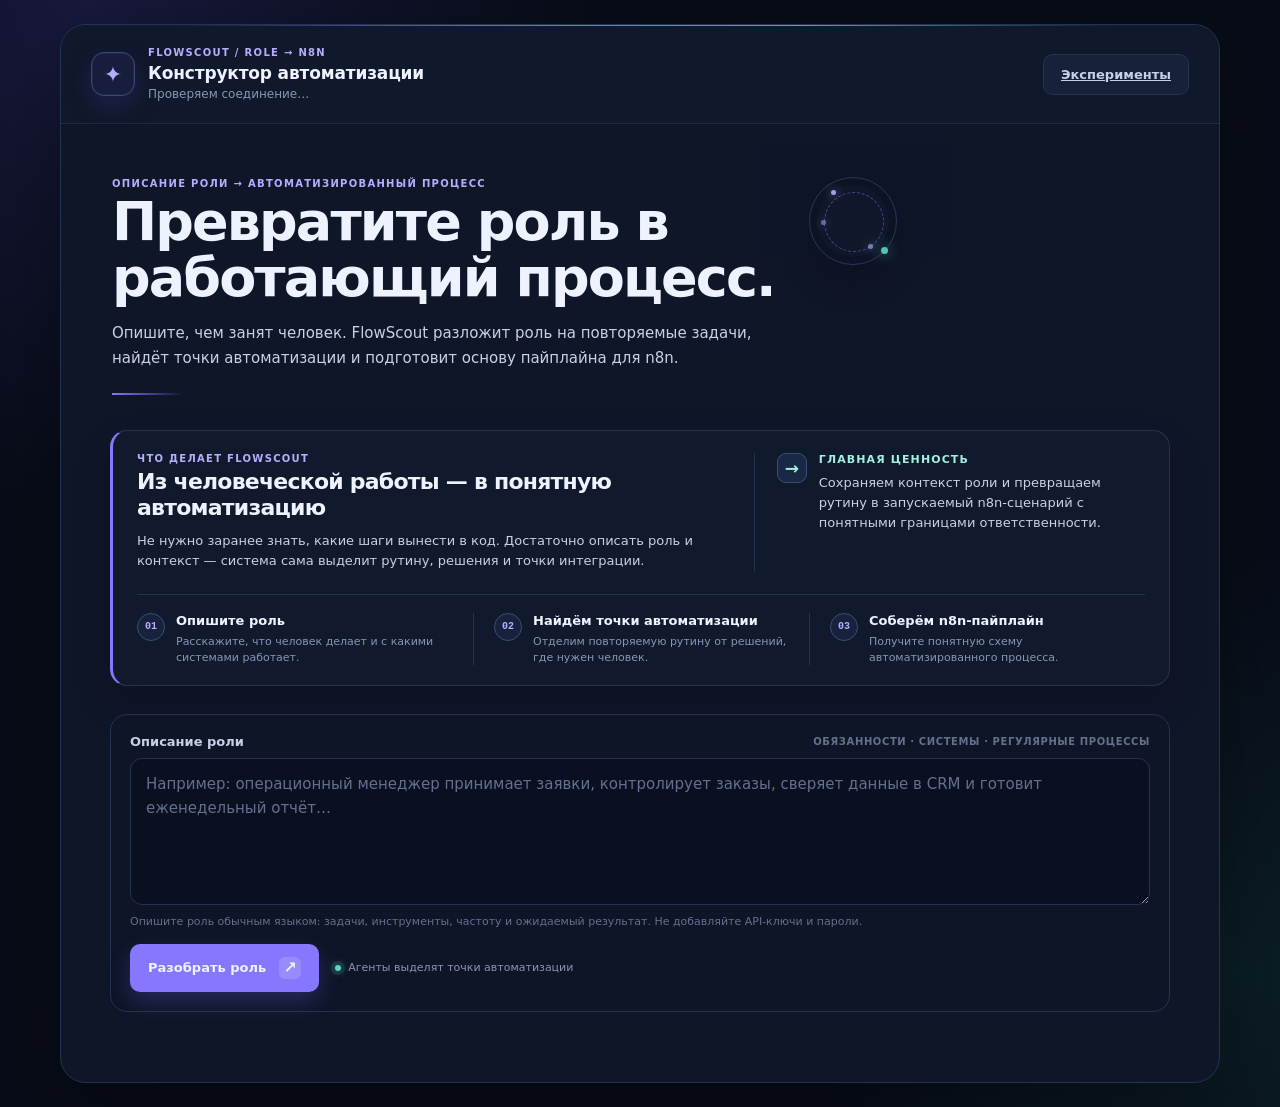
<file: frontend/index.html>
<!doctype html>
<html lang="ru">
  <head>
    <meta charset="UTF-8" />
    <meta name="viewport" content="width=device-width, initial-scale=1.0" />
    <meta
      name="description"
      content="FlowScout превращает описание роли в основу автоматизированного n8n-пайплайна"
    />
    <title>FlowScout — роль в n8n-пайплайн</title>
    <link rel="stylesheet" href="styles.css?v=judge-cards" />
  </head>
  <body>
    <main class="app-shell">
      <section class="app-card" aria-labelledby="app-title">
        <header class="app-header">
          <div class="brand">
            <div class="brand-mark" aria-hidden="true">✦</div>
            <div>
              <p class="eyebrow">FlowScout / ROLE → N8N</p>
              <h1 id="app-title">Конструктор автоматизации</h1>
              <p id="status" class="status" role="status">Проверяем соединение…</p>
            </div>
          </div>
          <div class="header-actions">
            <a class="button button-secondary" href="chat.html">Эксперименты</a>
            <button id="reset-button" class="button button-secondary" type="button" hidden>
              Новая проверка
            </button>
          </div>
        </header>

        <div class="content">
          <section class="intro" aria-labelledby="intro-title">
            <div class="intro-orbit" aria-hidden="true">
              <span></span>
              <span></span>
              <span></span>
            </div>
            <p class="eyebrow">Описание роли → автоматизированный процесс</p>
            <h2 id="intro-title">Превратите роль в работающий процесс.</h2>
            <p id="intro-description">
              Опишите, чем занят человек. FlowScout разложит роль на повторяемые
              задачи, найдёт точки автоматизации и подготовит основу пайплайна для n8n.
            </p>
          </section>

          <section class="onboarding" aria-labelledby="onboarding-title">
            <div class="onboarding-lede">
              <p class="eyebrow">Что делает FlowScout</p>
              <h2 id="onboarding-title">Из человеческой работы — в понятную автоматизацию</h2>
              <p>
                Не нужно заранее знать, какие шаги вынести в код. Достаточно описать
                роль и контекст — система сама выделит рутину, решения и точки интеграции.
              </p>
            </div>
            <div class="onboarding-value">
              <span class="value-mark" aria-hidden="true">→</span>
              <div>
                <span class="value-label">Главная ценность</span>
                <p>
                  Сохраняем контекст роли и превращаем рутину в запускаемый n8n-сценарий
                  с понятными границами ответственности.
                </p>
              </div>
            </div>
            <div class="onboarding-steps" aria-label="Этапы превращения роли в n8n-пайплайн">
              <article class="onboarding-step">
                <span class="step-index">01</span>
                <div>
                  <h3>Опишите роль</h3>
                  <p>Расскажите, что человек делает и с какими системами работает.</p>
                </div>
              </article>
              <article class="onboarding-step">
                <span class="step-index">02</span>
                <div>
                  <h3>Найдём точки автоматизации</h3>
                  <p>Отделим повторяемую рутину от решений, где нужен человек.</p>
                </div>
              </article>
              <article class="onboarding-step">
                <span class="step-index">03</span>
                <div>
                  <h3>Соберём n8n-пайплайн</h3>
                  <p>Получите понятную схему автоматизированного процесса.</p>
                </div>
              </article>
            </div>
          </section>

          <form id="task-form" class="task-form">
            <label class="form-field" for="task-input">
              <span class="field-heading">
                <span>Описание роли</span>
                <span class="field-meta">Обязанности · системы · регулярные процессы</span>
              </span>
              <span class="textarea-shell">
                <textarea
                  id="task-input"
                  rows="5"
                  minlength="10"
                  maxlength="12000"
                  placeholder="Например: операционный менеджер принимает заявки, контролирует заказы, сверяет данные в CRM и готовит еженедельный отчёт…"
                  required
                ></textarea>
              </span>
              <small id="input-hint">
                Опишите роль обычным языком: задачи, инструменты, частоту и ожидаемый
                результат. Не добавляйте API-ключи и пароли.
              </small>
            </label>
            <div class="form-actions">
              <button id="start-button" class="button button-primary" type="submit">
                <span>Разобрать роль</span>
                <span class="button-spark" aria-hidden="true">↗</span>
              </button>
              <span class="form-note"><span class="note-dot"></span>Агенты выделят точки автоматизации</span>
            </div>
          </form>

          <section
            id="judge-section"
            class="judge-section"
            aria-labelledby="judge-title"
            hidden
          >
            <div class="section-heading judge-heading">
              <div>
              <p class="eyebrow">Внутренняя проверка</p>
              <h2 id="judge-title">Проверяем план автоматизации</h2>
              </div>
              <div class="judge-live-status">
                <span class="live-dot" aria-hidden="true"></span>
                <span id="judge-stage-label">Готовим первую гипотезу…</span>
              </div>
            </div>

            <div class="judge-task-card">
              <span class="stream-label">Описание роли</span>
              <p id="judge-task"></p>
            </div>

            <div class="judge-graph" id="judge-graph" data-stage="first">
              <svg
                class="judge-threads"
                viewBox="0 0 1000 680"
                preserveAspectRatio="none"
                role="img"
                aria-label="Граф передачи данных между генератором гипотезы, экспертами и судьёй"
              >
                <defs>
                </defs>
                <g class="thread-base">
                  <path d="M500 180 C500 220 500 250 500 282" />
                  <path d="M500 282 C430 300 300 320 220 378" />
                  <path d="M500 282 C500 315 500 345 500 378" />
                  <path d="M500 282 C570 300 700 320 780 378" />
                  <path d="M220 485 C310 530 405 550 500 570" />
                  <path d="M500 485 C500 520 500 545 500 570" />
                  <path d="M780 485 C690 530 595 550 500 570" />
                </g>
                <g class="matrix-streams" aria-hidden="true">
                  <text class="matrix-glyph matrix-architect" x="0" y="0">0<animateMotion dur="2.1s" repeatCount="indefinite" path="M500 180 C500 220 500 250 500 282" /></text>
                  <text class="matrix-glyph matrix-architect" x="0" y="0">1<animateMotion dur="2.1s" begin="-0.9s" repeatCount="indefinite" path="M500 180 C500 220 500 250 500 282" /></text>

                  <text class="matrix-glyph matrix-bridge" x="0" y="0">01<animateMotion dur="2.8s" repeatCount="indefinite" path="M500 282 C430 300 300 320 220 378" /></text>
                  <text class="matrix-glyph matrix-bridge" x="0" y="0">ﾊ0<animateMotion dur="2.8s" begin="-1.3s" repeatCount="indefinite" path="M500 282 C500 315 500 345 500 378" /></text>
                  <text class="matrix-glyph matrix-bridge" x="0" y="0">11<animateMotion dur="2.8s" begin="-0.6s" repeatCount="indefinite" path="M500 282 C570 300 700 320 780 378" /></text>

                  <text class="matrix-glyph matrix-route" x="0" y="0">10<animateMotion dur="3.1s" repeatCount="indefinite" path="M220 485 C310 530 405 550 500 570" /></text>
                  <text class="matrix-glyph matrix-route" x="0" y="0">ｴ1<animateMotion dur="3.1s" begin="-1.1s" repeatCount="indefinite" path="M500 485 C500 520 500 545 500 570" /></text>
                  <text class="matrix-glyph matrix-route" x="0" y="0">11<animateMotion dur="3.1s" begin="-1.9s" repeatCount="indefinite" path="M780 485 C690 530 595 550 500 570" /></text>
                </g>
              </svg>

              <article class="agent-node" data-agent="first">
                <div class="agent-portrait agent-portrait-orb">
                  <svg class="agent-character" viewBox="0 0 96 96" aria-hidden="true">
                    <defs>
                      <radialGradient id="orb-glass" cx="30%" cy="22%" r="78%">
                        <stop offset="0" stop-color="#ffffff" stop-opacity="0.98" />
                        <stop offset="0.26" stop-color="#b9acff" stop-opacity="0.92" />
                        <stop offset="0.72" stop-color="#5e56b7" stop-opacity="0.84" />
                        <stop offset="1" stop-color="#282650" stop-opacity="0.98" />
                      </radialGradient>
                      <linearGradient id="orb-frame" x1="0" y1="0" x2="1" y2="1">
                        <stop offset="0" stop-color="#efeaff" />
                        <stop offset="0.45" stop-color="#8c7bea" />
                        <stop offset="1" stop-color="#393267" />
                      </linearGradient>
                    </defs>
                    <ellipse class="icon-shadow" cx="48" cy="88" rx="27" ry="4" />
                    <path class="icon-orb-stand" d="M28 74h40l7 12H21Z" />
                    <path class="icon-orb-stand-line" d="M33 77h30M29 82h38" />
                    <circle class="icon-orb-glass" cx="48" cy="43" r="28" />
                    <ellipse class="icon-orb-reflection" cx="39" cy="32" rx="13" ry="8" />
                    <path class="icon-orb-orbit" d="M23 48c11-16 34-18 49-4-2 13-18 22-34 20" />
                    <path class="icon-orb-ray" d="m70 17 2 6 6 2-6 2-2 6-2-6-6-2 6-2Z" />
                    <circle class="icon-orb-dot" cx="27" cy="27" r="3" />
                  </svg>
                </div>
                <div class="agent-copy">
                  <h3>Генератор гипотезы</h3>
                  <p>Создаёт первый вариант решения</p>
                  <span class="agent-state" data-agent-state>Готовится</span>
                </div>
              </article>

              <article class="agent-node" data-agent="engineer">
                <div class="agent-portrait">
                  <svg class="agent-character" viewBox="0 0 96 96" aria-hidden="true">
                    <defs>
                      <linearGradient id="engineer-glass" x1="0" y1="0" x2="1" y2="1">
                        <stop offset="0" stop-color="#d6f5ff" stop-opacity="0.95" />
                        <stop offset="0.42" stop-color="#6eb9e2" stop-opacity="0.72" />
                        <stop offset="1" stop-color="#263d71" stop-opacity="0.96" />
                      </linearGradient>
                    </defs>
                    <ellipse class="icon-shadow" cx="48" cy="87" rx="28" ry="4" />
                    <rect class="icon-engineer-shell" x="18" y="17" width="60" height="62" rx="14" />
                    <rect class="icon-engineer-panel" x="26" y="25" width="44" height="32" rx="7" />
                    <path class="icon-engineer-grid" d="M34 25v32M44 25v32M54 25v32M64 25v32M26 35h44M26 46h44" />
                    <path class="icon-engineer-trace" d="M29 69h10l5-7h10l5 7h8" />
                    <circle class="icon-engineer-node" cx="29" cy="69" r="4" />
                    <circle class="icon-engineer-node" cx="59" cy="69" r="4" />
                    <path class="icon-engineer-bolt" d="m51 31-9 13h8l-5 10 12-16h-8Z" />
                    <path class="icon-engineer-shine" d="M31 21h19" />
                  </svg>
                </div>
                <div class="agent-copy">
                  <h3>Инженер</h3>
                  <p>Ищет edge cases и зависимости</p>
                  <span class="agent-state" data-agent-state>Ждёт</span>
                </div>
              </article>

              <article class="agent-node" data-agent="analyst">
                <div class="agent-portrait">
                  <svg class="agent-character" viewBox="0 0 96 96" aria-hidden="true">
                    <defs>
                      <linearGradient id="analyst-glass" x1="0" y1="0" x2="1" y2="1">
                        <stop offset="0" stop-color="#ddfff6" stop-opacity="0.96" />
                        <stop offset="0.45" stop-color="#63cfba" stop-opacity="0.72" />
                        <stop offset="1" stop-color="#1d5665" stop-opacity="0.96" />
                      </linearGradient>
                    </defs>
                    <ellipse class="icon-shadow" cx="48" cy="87" rx="28" ry="4" />
                    <rect class="icon-analyst-frame" x="17" y="19" width="54" height="58" rx="12" />
                    <path class="icon-analyst-axis" d="M27 66V30M27 66h34" />
                    <rect class="icon-analyst-bar" x="34" y="52" width="7" height="14" rx="3" />
                    <rect class="icon-analyst-bar" x="46" y="43" width="7" height="23" rx="3" />
                    <rect class="icon-analyst-bar" x="58" y="34" width="7" height="32" rx="3" />
                    <path class="icon-analyst-trend" d="m29 55 10-7 8 3 15-15" />
                    <circle class="icon-analyst-lens" cx="68" cy="64" r="12" />
                    <path class="icon-analyst-handle" d="m77 73 9 9" />
                    <path class="icon-analyst-glint" d="M63 59h6M66 56v6" />
                  </svg>
                </div>
                <div class="agent-copy">
                  <h3>Аналитик</h3>
                  <p>Проверяет логику и факты</p>
                  <span class="agent-state" data-agent-state>Ждёт</span>
                </div>
              </article>

              <article class="agent-node" data-agent="process_pm">
                <div class="agent-portrait">
                  <svg class="agent-character" viewBox="0 0 96 96" aria-hidden="true">
                    <defs>
                      <linearGradient id="process-glass" x1="0" y1="0" x2="1" y2="1">
                        <stop offset="0" stop-color="#fff0d1" stop-opacity="0.96" />
                        <stop offset="0.44" stop-color="#e9ad68" stop-opacity="0.76" />
                        <stop offset="1" stop-color="#6c3f4c" stop-opacity="0.96" />
                      </linearGradient>
                    </defs>
                    <ellipse class="icon-shadow" cx="48" cy="87" rx="28" ry="4" />
                    <path class="icon-process-route" d="M25 66h18l8-16h19" />
                    <path class="icon-process-route" d="M43 66h8l9 12h11" />
                    <circle class="icon-process-node" cx="25" cy="66" r="8" />
                    <circle class="icon-process-node" cx="51" cy="50" r="8" />
                    <circle class="icon-process-node" cx="70" cy="66" r="8" />
                    <circle class="icon-process-node" cx="71" cy="78" r="8" />
                    <path class="icon-process-diamond" d="m51 42 8 8-8 8-8-8Z" />
                    <path class="icon-process-check" d="m66 66 3 3 6-7" />
                    <path class="icon-process-flag" d="M19 27h20M19 27v15M19 27l12 6-12 6" />
                    <circle class="icon-process-dot" cx="69" cy="31" r="3" />
                  </svg>
                </div>
                <div class="agent-copy">
                  <h3>Проджект-менеджер</h3>
                  <p>Сверяет процесс и критерии успеха</p>
                  <span class="agent-state" data-agent-state>Ждёт</span>
                </div>
              </article>

              <article class="agent-node" data-agent="judge">
                <div class="agent-portrait agent-portrait-judge">
                  <svg class="agent-character" viewBox="0 0 96 96" aria-hidden="true">
                    <defs>
                      <linearGradient id="judge-glass" x1="0" y1="0" x2="1" y2="1">
                        <stop offset="0" stop-color="#e7e3ff" stop-opacity="0.96" />
                        <stop offset="0.45" stop-color="#9585ef" stop-opacity="0.74" />
                        <stop offset="1" stop-color="#31335f" stop-opacity="0.98" />
                      </linearGradient>
                    </defs>
                    <ellipse class="icon-shadow" cx="48" cy="87" rx="29" ry="4" />
                    <path class="icon-judge-plate" d="M18 72h60l-7 13H25Z" />
                    <path class="icon-judge-column" d="M43 30h10v43H43Z" />
                    <path class="icon-judge-scale" d="M27 38h42M34 39 25 57M62 39l9 18" />
                    <path class="icon-judge-pan" d="M17 56h16l-4 7H21Z" />
                    <path class="icon-judge-pan" d="M63 56h16l-4 7H67Z" />
                    <circle class="icon-judge-hub" cx="48" cy="38" r="7" />
                    <path class="icon-judge-star" d="m48 13 3 8 9 1-7 6 2 9-7-5-7 5 2-9-7-6 9-1Z" />
                    <path class="icon-judge-check" d="m41 51 5 5 10-12" />
                    <path class="icon-judge-shine" d="M31 78h34" />
                  </svg>
                </div>
                <div class="agent-copy">
                  <h3>Судья</h3>
                  <p>Собирает доказательства в решение</p>
                  <span class="agent-state" data-agent-state>Ждёт</span>
                </div>
              </article>
            </div>

            <section class="thought-section" aria-labelledby="thought-title">
              <div class="section-heading">
                <div>
                  <p class="eyebrow">Прямой эфир</p>
                  <h2 id="thought-title">Рассуждение каждого агента</h2>
                </div>
                <span class="muted">Потоки идут одновременно</span>
              </div>
              <div class="thought-grid">
                <article class="thought-card" data-thought-agent="first">
                  <div class="thought-card-header">
                    <h3>Генератор гипотезы</h3>
                    <span data-thought-status>Ожидает</span>
                  </div>
                  <span class="stream-label">Рассуждение модели</span>
                  <pre class="reasoning-stream" data-reasoning data-placeholder="Скоро появится первая гипотеза…" aria-live="polite"></pre>
                  <span class="stream-label">Ответ для экспертов</span>
                  <pre class="answer-stream" data-answer data-placeholder="Финальный фрагмент ещё не готов…"></pre>
                </article>

                <article class="thought-card" data-thought-agent="engineer">
                  <div class="thought-card-header">
                    <h3>Инженер</h3>
                    <span data-thought-status>Ожидает</span>
                  </div>
                  <span class="stream-label">Рассуждение модели</span>
                  <pre class="reasoning-stream" data-reasoning data-placeholder="Подключится после генератора…" aria-live="polite"></pre>
                  <span class="stream-label">Ответ эксперта</span>
                  <pre class="answer-stream" data-answer data-placeholder="Проверка ещё не началась…"></pre>
                </article>

                <article class="thought-card" data-thought-agent="analyst">
                  <div class="thought-card-header">
                    <h3>Аналитик</h3>
                    <span data-thought-status>Ожидает</span>
                  </div>
                  <span class="stream-label">Рассуждение модели</span>
                  <pre class="reasoning-stream" data-reasoning data-placeholder="Подключится после генератора…" aria-live="polite"></pre>
                  <span class="stream-label">Ответ эксперта</span>
                  <pre class="answer-stream" data-answer data-placeholder="Проверка ещё не началась…"></pre>
                </article>

                <article class="thought-card" data-thought-agent="process_pm">
                  <div class="thought-card-header">
                    <h3>Проджект-менеджер</h3>
                    <span data-thought-status>Ожидает</span>
                  </div>
                  <span class="stream-label">Рассуждение модели</span>
                  <pre class="reasoning-stream" data-reasoning data-placeholder="Подключится после генератора…" aria-live="polite"></pre>
                  <span class="stream-label">Ответ эксперта</span>
                  <pre class="answer-stream" data-answer data-placeholder="Проверка ещё не началась…"></pre>
                </article>

                <article class="thought-card thought-card-judge" data-thought-agent="judge">
                  <div class="thought-card-header">
                    <h3>Судья</h3>
                    <span data-thought-status>Ожидает</span>
                  </div>
                  <span class="stream-label">Рассуждение модели</span>
                  <pre class="reasoning-stream" data-reasoning data-placeholder="Соберёт все ответы после экспертов…" aria-live="polite"></pre>
                  <span class="stream-label">Итоговое решение</span>
                  <pre class="answer-stream" data-answer data-placeholder="Итог появится здесь…"></pre>
                </article>
              </div>
            </section>

            <section id="judge-decision" class="judge-decision" aria-labelledby="decision-title" hidden>
              <div class="decision-header">
                <div class="decision-emblem" aria-hidden="true">
                  <svg viewBox="0 0 64 64">
                    <path d="M32 7 39 24l18 2-14 12 4 18-15-9-15 9 4-18L7 26l18-2Z" />
                    <path class="decision-check" d="m20 33 8 8 16-18" />
                  </svg>
                </div>
                <div>
                <p class="eyebrow">Решение судьи</p>
                  <h2 id="decision-title">Решение по задачам роли</h2>
                </div>
                <span class="decision-badge">FINAL</span>
              </div>

              <div class="decision-core">
                <div class="decision-summary">
                  <span class="decision-label">Итог</span>
                  <p id="decision-summary"></p>
                </div>
                <div class="decision-rating">
                  <span class="decision-label">Оценка первого ответа</span>
                  <p id="decision-rating"></p>
                </div>
              </div>

              <div class="decision-actions">
                <div class="decision-actions-header">
                  <div>
                    <span class="decision-label">Действия роли</span>
                    <h3>Человек, автоматизация или аутсорс</h3>
                  </div>
                  <span id="decision-task-count" class="decision-task-count"></span>
                </div>
                <div id="decision-tasks" class="task-list" aria-live="polite"></div>
              </div>

              <div class="decision-details">
                <div class="decision-detail">
                  <span class="decision-label">Почему</span>
                  <p id="decision-why"></p>
                </div>
                <div class="decision-detail">
                  <span class="decision-label">Что улучшить</span>
                  <p id="decision-improve"></p>
                </div>
              </div>

              <details class="decision-source">
                <summary>Показать полный ответ судьи</summary>
                <pre id="judge-decision-source"></pre>
              </details>
            </section>
          </section>
        </div>
      </section>
    </main>

    <script src="app.js?v=judge-cards-perf-v1" defer></script>
  </body>
</html>
</file>
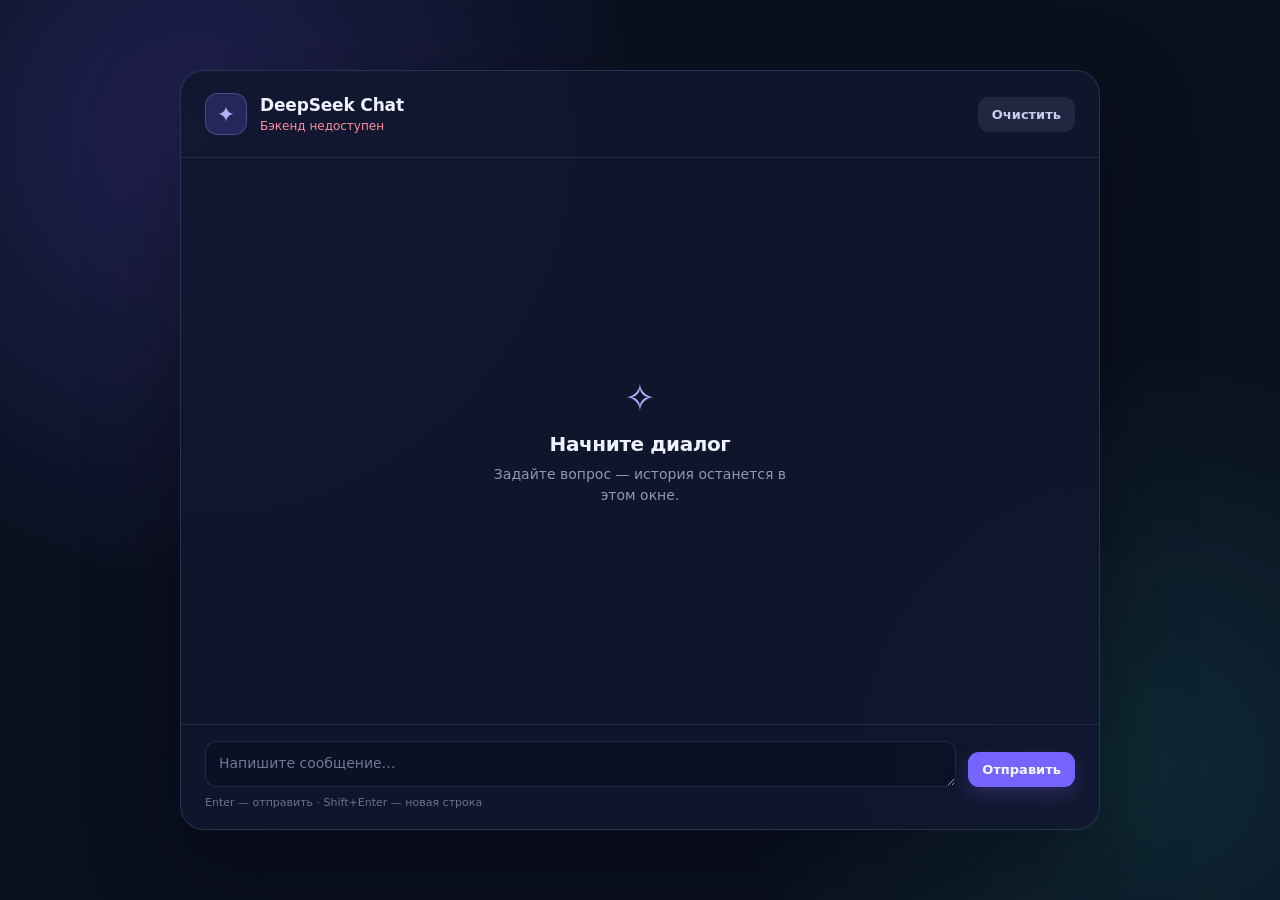
<file: ai-challange-1/frontend/index.html>
<!doctype html>
<html lang="ru">
  <head>
    <meta charset="UTF-8" />
    <meta name="viewport" content="width=device-width, initial-scale=1.0" />
    <meta
      name="description"
      content="Веб-чат с DeepSeek для AI Challenge 1"
    />
    <title>DeepSeek Chat</title>
    <link rel="stylesheet" href="styles.css" />
  </head>
  <body>
    <main class="app-shell">
      <section class="chat-card" aria-label="DeepSeek Chat">
        <header class="chat-header">
          <div class="brand">
            <div class="brand-mark" aria-hidden="true">✦</div>
            <div>
              <h1>DeepSeek Chat</h1>
              <p id="status" class="status" role="status">Проверяем соединение…</p>
            </div>
          </div>
          <button id="clear-button" class="button button-secondary" type="button">
            Очистить
          </button>
        </header>

        <div
          id="messages"
          class="messages"
          aria-live="polite"
          aria-label="Сообщения чата"
        ></div>

        <form id="chat-form" class="composer">
          <label class="sr-only" for="prompt">Сообщение</label>
          <textarea
            id="prompt"
            rows="1"
            placeholder="Напишите сообщение…"
            autocomplete="off"
            required
          ></textarea>
          <button id="send-button" class="button button-primary" type="submit">
            Отправить
          </button>
          <p class="composer-hint">Enter — отправить · Shift+Enter — новая строка</p>
        </form>
      </section>
    </main>

    <script src="app.js" defer></script>
  </body>
</html>
</file>
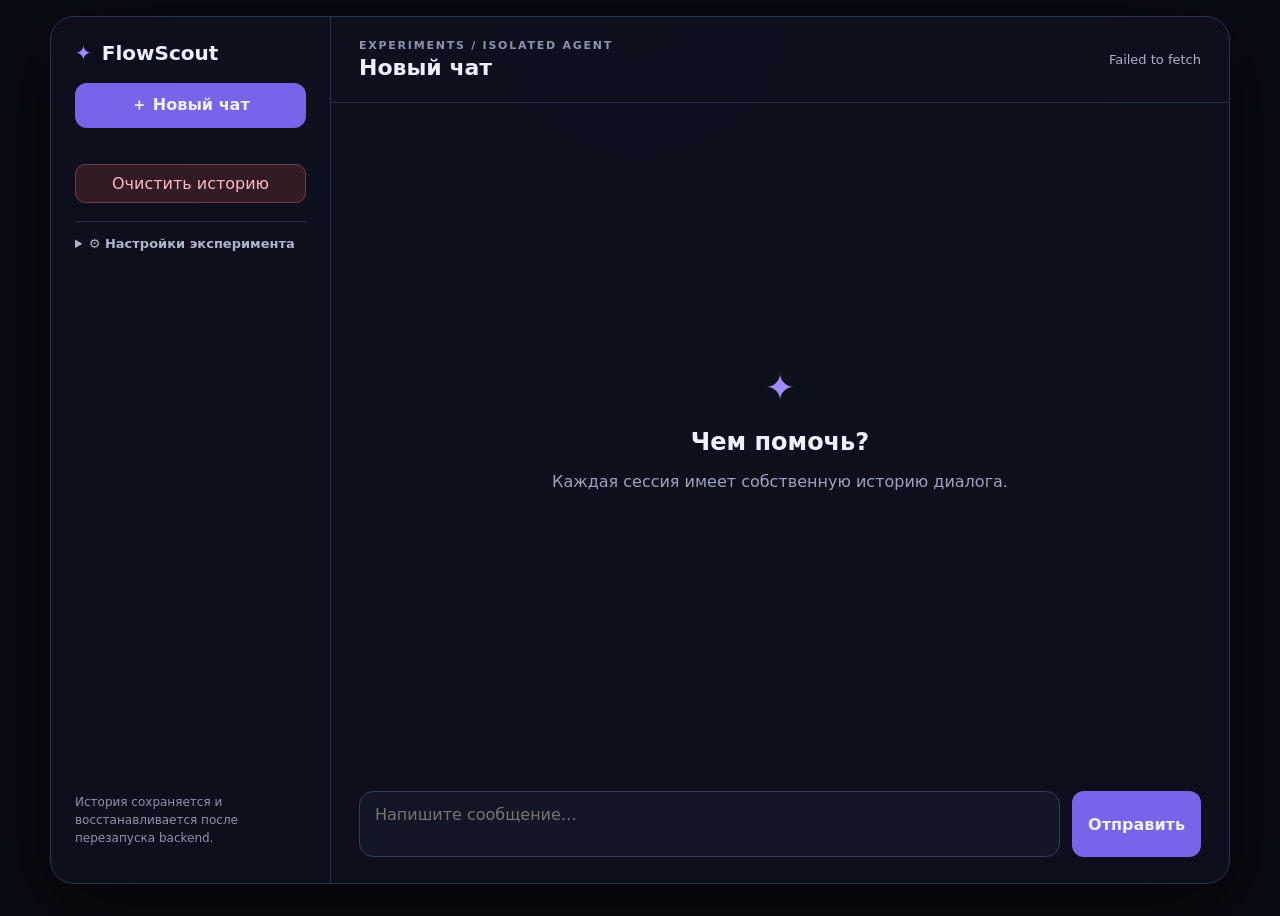
<file: frontend/chat.html>
<!doctype html>
<html lang="ru">
  <head>
    <meta charset="UTF-8" />
    <meta name="viewport" content="width=device-width, initial-scale=1.0" />
    <meta name="description" content="Чат с изолированным FlowScout-агентом" />
    <title>FlowScout — чат</title>
    <link rel="stylesheet" href="chat.css" />
  </head>
  <body>
    <main class="chat-shell">
      <aside class="sidebar">
        <a class="brand" href="index.html"><span>✦</span> FlowScout</a>
        <button id="new-session" class="primary" type="button">＋ Новый чат</button>
        <nav id="sessions" aria-label="Сессии чата"></nav>
        <button id="clear-database" class="danger" type="button">Очистить историю</button>
        <details class="debug-menu">
          <summary>⚙ Настройки эксперимента</summary>
          <form id="settings-form">
            <label>Модель
              <input name="model" list="model-options" />
              <datalist id="model-options">
                <option value="deepseek-v4-flash"></option>
                <option value="deepseek-v4-pro"></option>
              </datalist>
            </label>
            <label class="check"><input name="thinking_enabled" type="checkbox" /> Thinking</label>
            <label class="check"><input name="history_enabled" type="checkbox" /> История сессии</label>
            <label>Max tokens<input name="max_tokens" type="number" min="128" max="8000" /></label>
            <label>System prompt<textarea name="system_prompt" rows="4" maxlength="4000"></textarea></label>
            <div class="debug-actions">
              <button class="primary" type="submit">Применить</button>
              <button id="reset-settings" type="button">Сбросить</button>
            </div>
          </form>
        </details>
        <p class="memory-note">История сохраняется и восстанавливается после перезапуска backend.</p>
      </aside>

      <section class="conversation" aria-labelledby="chat-title">
        <header>
          <div>
            <p class="eyebrow">EXPERIMENTS / ISOLATED AGENT</p>
            <h1 id="chat-title">Новый чат</h1>
          </div>
          <span id="status" role="status">Подключение…</span>
        </header>

        <div id="messages" class="messages" aria-live="polite">
          <div class="empty">
            <span>✦</span>
            <h2>Чем помочь?</h2>
            <p>Каждая сессия имеет собственную историю диалога.</p>
          </div>
        </div>

        <form id="message-form">
          <textarea
            id="message-input"
            rows="2"
            maxlength="12000"
            placeholder="Напишите сообщение…"
            aria-label="Сообщение агенту"
            required
          ></textarea>
          <button class="primary" type="submit">Отправить</button>
        </form>
      </section>
    </main>
    <script src="chat.js" defer></script>
  </body>
</html>
</file>
<file: frontend/styles.css>
:root {
  color-scheme: dark;
  font-family: Inter, ui-sans-serif, system-ui, -apple-system, BlinkMacSystemFont,
    "Segoe UI", sans-serif;
  background: #080c18;
  color: #eef2ff;
  font-synthesis: none;
  text-rendering: optimizeLegibility;
  --bg: #080c18;
  --surface: #0f1628;
  --surface-raised: #131d32;
  --surface-deep: #0a1020;
  --surface-soft: #111a2d;
  --line: #253352;
  --line-soft: #1d2945;
  --line-bright: #35456c;
  --text: #eef2ff;
  --text-soft: #c8d0e8;
  --muted: #8995b5;
  --muted-dark: #64708e;
  --purple: #8777ff;
  --purple-bright: #b7adff;
  --cyan: #5bd7c0;
  --cyan-soft: #a1f2dd;
  --orange: #f6b65f;
  --red: #ff899c;
  --shadow: rgba(0, 0, 0, 0.34);
}

* {
  box-sizing: border-box;
}

[hidden] {
  display: none !important;
}

body {
  min-width: 320px;
  min-height: 100vh;
  margin: 0;
  overflow-x: hidden;
  background:
    radial-gradient(circle at 7% 0%, rgba(105, 89, 239, 0.17), transparent 31%),
    radial-gradient(circle at 97% 88%, rgba(40, 184, 165, 0.1), transparent 27%),
    var(--bg);
}

body::before {
  position: fixed;
  z-index: -1;
  top: 0;
  right: 10%;
  width: 1px;
  height: 100vh;
  background: linear-gradient(180deg, transparent, rgba(135, 119, 255, 0.22), transparent);
  content: "";
  pointer-events: none;
}

button,
textarea {
  font: inherit;
}

button {
  cursor: pointer;
}

button:disabled,
textarea:disabled {
  cursor: wait;
  opacity: 0.62;
}

.app-shell {
  display: grid;
  min-height: 100vh;
  padding: 24px;
  place-items: center;
}

.app-card {
  position: relative;
  width: min(1160px, 100%);
  min-height: min(760px, calc(100vh - 48px));
  overflow: hidden;
  border: 1px solid var(--line);
  border-radius: 26px;
  background: var(--surface);
  box-shadow: 0 32px 90px var(--shadow);
}

.app-card::before {
  position: absolute;
  top: 0;
  right: 9%;
  left: 9%;
  height: 1px;
  background: linear-gradient(90deg, transparent, var(--purple), var(--cyan), transparent);
  content: "";
  opacity: 0.78;
}

.app-header {
  display: flex;
  align-items: center;
  justify-content: space-between;
  gap: 16px;
  padding: 22px 30px;
  border-bottom: 1px solid var(--line-soft);
  background: #10182b;
}

.header-actions {
  display: flex;
  gap: 10px;
  align-items: center;
}

.brand {
  display: flex;
  align-items: center;
  gap: 13px;
}

.brand-mark {
  display: grid;
  width: 44px;
  height: 44px;
  flex: 0 0 auto;
  place-items: center;
  border: 1px solid #3a4770;
  border-radius: 13px;
  background: #171e3b;
  box-shadow: 0 10px 25px rgba(74, 63, 180, 0.22), inset 0 0 0 1px rgba(135, 119, 255, 0.1);
  color: var(--purple-bright);
  font-size: 22px;
  animation: brand-signal 4.5s ease-in-out infinite;
}

h1,
h2,
h3,
p,
pre {
  margin: 0;
}

h1 {
  color: var(--text);
  font-size: 17px;
  letter-spacing: -0.01em;
}

h2 {
  color: var(--text);
  font-size: 25px;
  letter-spacing: -0.035em;
}

h3 {
  color: var(--text);
  font-size: 15px;
}

.eyebrow {
  margin-bottom: 5px;
  color: var(--purple-bright);
  font-size: 10px;
  font-weight: 800;
  letter-spacing: 0.13em;
  text-transform: uppercase;
}

.status,
.muted {
  color: var(--muted);
  font-size: 12px;
}

.status {
  margin-top: 4px;
}

.status[data-kind="warning"] {
  color: var(--orange);
}

.status[data-kind="error"] {
  color: var(--red);
}

.content {
  width: 100%;
  max-width: 1120px;
  margin: 0 auto;
  padding: 42px 30px 70px;
}

.intro {
  position: relative;
  max-width: 820px;
  padding: 12px 0 13px 2px;
}

.intro::after {
  display: block;
  width: 72px;
  height: 2px;
  margin-top: 22px;
  background: linear-gradient(90deg, var(--purple), transparent);
  content: "";
}

.intro h2 {
  max-width: 720px;
  font-size: clamp(32px, 4.7vw, 54px);
  line-height: 1.03;
}

.intro > p:last-child {
  max-width: 680px;
  margin-top: 16px;
  color: var(--text-soft);
  font-size: 15px;
  line-height: 1.65;
}

.intro-orbit {
  position: absolute;
  top: 11px;
  right: 4%;
  width: 88px;
  height: 88px;
  border: 1px solid #2d3a5d;
  border-radius: 50%;
  background: #11182b;
  box-shadow: 0 18px 36px rgba(0, 0, 0, 0.2), inset 0 0 0 7px #0c1324;
  opacity: 0.9;
  animation: orbit-float 5s ease-in-out infinite;
}

.intro-orbit::before {
  position: absolute;
  top: 14px;
  right: 12px;
  width: 58px;
  height: 58px;
  border: 1px dashed #4f4b91;
  border-radius: 50%;
  content: "";
  transform: rotate(-32deg);
}

.intro-orbit::after {
  position: absolute;
  right: 8px;
  bottom: 10px;
  width: 7px;
  height: 7px;
  border-radius: 50%;
  background: var(--cyan);
  box-shadow: 0 0 14px rgba(91, 215, 192, 0.9);
  content: "";
}

.intro-orbit span {
  position: absolute;
  width: 5px;
  height: 5px;
  border-radius: 50%;
  background: var(--purple-bright);
  box-shadow: 0 0 10px rgba(183, 173, 255, 0.92);
}

.intro-orbit span:nth-child(1) {
  top: 12px;
  left: 21px;
}

.intro-orbit span:nth-child(2) {
  top: 42px;
  left: 11px;
  opacity: 0.6;
}

.intro-orbit span:nth-child(3) {
  right: 23px;
  bottom: 15px;
  opacity: 0.72;
}

.onboarding {
  display: grid;
  grid-template-columns: minmax(0, 1.2fr) minmax(250px, 0.8fr);
  gap: 22px 30px;
  margin-top: 22px;
  border: 1px solid var(--line);
  border-left: 3px solid var(--purple);
  border-radius: 17px;
  padding: 22px 24px 20px;
  background: #111a2d;
  box-shadow: 0 18px 40px rgba(0, 0, 0, 0.18);
}

.onboarding-lede h2 {
  max-width: 520px;
  font-size: 22px;
  line-height: 1.18;
}

.onboarding-lede > p:last-child {
  max-width: 560px;
  margin-top: 10px;
  color: var(--text-soft);
  font-size: 13px;
  line-height: 1.58;
}

.onboarding-value {
  display: flex;
  align-items: flex-start;
  gap: 12px;
  border-left: 1px solid var(--line);
  padding-left: 22px;
}

.value-mark {
  display: grid;
  width: 30px;
  height: 30px;
  flex: 0 0 auto;
  place-items: center;
  border: 1px solid #3b4e78;
  border-radius: 9px;
  background: #1a2745;
  color: var(--cyan-soft);
  font-size: 17px;
  font-weight: 800;
}

.value-label {
  display: block;
  color: var(--cyan-soft);
  font-size: 11px;
  font-weight: 800;
  letter-spacing: 0.1em;
  text-transform: uppercase;
}

.onboarding-value p {
  margin-top: 7px;
  color: var(--text-soft);
  font-size: 13px;
  line-height: 1.55;
}

.onboarding-steps {
  display: grid;
  grid-column: 1 / -1;
  grid-template-columns: repeat(3, minmax(0, 1fr));
  border-top: 1px solid var(--line);
  padding-top: 18px;
}

.onboarding-step {
  display: grid;
  grid-template-columns: auto minmax(0, 1fr);
  gap: 11px;
  padding: 0 20px;
}

.onboarding-step:first-child {
  padding-left: 0;
}

.onboarding-step + .onboarding-step {
  border-left: 1px solid var(--line);
}

.onboarding-step:last-child {
  padding-right: 0;
}

.step-index {
  display: grid;
  width: 28px;
  height: 28px;
  place-items: center;
  border: 1px solid #3c4c73;
  border-radius: 50%;
  background: #17223c;
  color: var(--purple-bright);
  font-family: "SFMono-Regular", Consolas, monospace;
  font-size: 10px;
  font-weight: 800;
}

.onboarding-step h3 {
  font-size: 13px;
  line-height: 1.3;
}

.onboarding-step p {
  margin-top: 4px;
  color: var(--muted);
  font-size: 11px;
  line-height: 1.45;
}

.task-form {
  display: grid;
  gap: 14px;
  margin-top: 28px;
  border: 1px solid var(--line);
  border-radius: 17px;
  padding: 19px;
  background: #0d1527;
}

.form-field {
  display: grid;
  gap: 9px;
  color: var(--text-soft);
  font-size: 13px;
  font-weight: 700;
}

.field-heading {
  display: flex;
  align-items: center;
  justify-content: space-between;
  gap: 12px;
}

.field-meta {
  color: var(--muted-dark);
  font-size: 10px;
  font-weight: 700;
  letter-spacing: 0.06em;
  text-transform: uppercase;
}

.textarea-shell {
  display: block;
}

.form-field textarea {
  display: block;
  width: 100%;
  min-height: 132px;
  resize: vertical;
  border: 1px solid var(--line);
  border-radius: 12px;
  outline: 0;
  padding: 14px 15px;
  background: var(--surface-deep);
  color: var(--text);
  font-size: 15px;
  font-weight: 400;
  line-height: 1.55;
  transition: border-color 180ms ease, box-shadow 180ms ease;
}

.form-field textarea::placeholder {
  color: var(--muted-dark);
}

.form-field textarea:focus {
  border-color: var(--purple);
  box-shadow: 0 0 0 3px rgba(135, 119, 255, 0.14);
}

.form-field small {
  color: var(--muted-dark);
  font-size: 11px;
  font-weight: 500;
  line-height: 1.45;
}

.form-actions {
  display: flex;
  align-items: center;
  gap: 16px;
}

.form-note {
  display: inline-flex;
  align-items: center;
  gap: 7px;
  color: var(--muted);
  font-size: 11px;
}

.note-dot {
  width: 6px;
  height: 6px;
  border-radius: 50%;
  background: var(--cyan);
  box-shadow: 0 0 0 4px rgba(91, 215, 192, 0.12), 0 0 10px rgba(91, 215, 192, 0.6);
}

.button {
  display: inline-flex;
  align-items: center;
  justify-content: center;
  gap: 13px;
  width: fit-content;
  border: 1px solid transparent;
  border-radius: 10px;
  padding: 12px 17px;
  color: var(--text);
  font-size: 13px;
  font-weight: 800;
  transition: transform 160ms ease, background 160ms ease, border-color 160ms ease;
}

.button:hover:not(:disabled) {
  transform: translateY(-1px);
}

.button:focus-visible {
  outline: 2px solid var(--purple-bright);
  outline-offset: 3px;
}

.button-primary {
  background: var(--purple);
  box-shadow: 0 9px 22px rgba(119, 100, 255, 0.25);
}

.button-primary:hover:not(:disabled) {
  background: #9587ff;
}

.button-secondary {
  border-color: var(--line);
  background: #17213a;
  color: var(--text-soft);
}

.button-secondary:hover:not(:disabled) {
  border-color: var(--line-bright);
  background: #1b2947;
}

.button-spark {
  display: grid;
  width: 22px;
  height: 22px;
  place-items: center;
  border-radius: 6px;
  background: rgba(255, 255, 255, 0.14);
  font-size: 16px;
}

.judge-section {
  margin-top: 50px;
  border-top: 1px solid var(--line-soft);
  padding-top: 33px;
}

.section-heading {
  display: flex;
  align-items: end;
  justify-content: space-between;
  gap: 12px;
}

.judge-heading {
  align-items: center;
}

.judge-live-status {
  display: flex;
  align-items: center;
  gap: 9px;
  color: var(--text-soft);
  font-size: 12px;
  text-align: right;
}

.live-dot {
  width: 8px;
  height: 8px;
  flex: 0 0 auto;
  border-radius: 50%;
  background: var(--orange);
  box-shadow: 0 0 0 5px rgba(246, 182, 95, 0.12), 0 0 16px rgba(246, 182, 95, 0.68);
  animation: live-pulse 1.6s ease-in-out infinite;
}

.judge-task-card {
  margin-top: 22px;
  border: 1px solid var(--line);
  border-left: 2px solid var(--purple);
  border-radius: 11px;
  padding: 14px 16px;
  background: #0b1222;
}

.judge-task-card p {
  margin-top: 7px;
  color: var(--text);
  font-size: 14px;
  line-height: 1.55;
}

.stream-label {
  display: block;
  color: var(--purple-bright);
  font-size: 10px;
  font-weight: 800;
  letter-spacing: 0.1em;
  text-transform: uppercase;
}

.judge-graph {
  position: relative;
  height: 700px;
  margin-top: 22px;
  overflow: hidden;
  border: 1px solid var(--line);
  border-radius: 18px;
  background:
    linear-gradient(rgba(44, 59, 91, 0.18) 1px, transparent 1px),
    linear-gradient(90deg, rgba(44, 59, 91, 0.18) 1px, transparent 1px),
    radial-gradient(circle at 50% 13%, rgba(105, 89, 239, 0.14), transparent 25%),
    radial-gradient(circle at 50% 95%, rgba(40, 184, 165, 0.1), transparent 25%),
    #0a1120;
  background-size: 42px 42px, 42px 42px, auto, auto, auto;
  box-shadow: inset 0 0 70px rgba(0, 0, 0, 0.24), 0 24px 55px rgba(0, 0, 0, 0.18);
}

.judge-graph::before,
.judge-graph::after {
  position: absolute;
  border-radius: 50%;
  content: "";
  pointer-events: none;
}

.judge-graph::before {
  display: none;
  top: 112px;
  left: calc(50% - 8px);
  width: 16px;
  height: 16px;
  border: 1px solid rgba(183, 173, 255, 0.55);
  box-shadow: 0 0 22px rgba(135, 119, 255, 0.34);
}

.judge-graph::after {
  display: none;
  right: 16%;
  bottom: 32px;
  width: 170px;
  height: 170px;
  border: 1px solid rgba(91, 215, 192, 0.13);
  opacity: 0.75;
}

.judge-threads {
  position: absolute;
  z-index: 1;
  inset: 0;
  width: 100%;
  height: 100%;
  overflow: visible;
}

.thread-base path {
  fill: none;
  stroke-linecap: round;
  stroke-linejoin: round;
}

.thread-base path {
  stroke: #273757;
  stroke-width: 2;
}

.matrix-streams {
  pointer-events: none;
}

.matrix-glyph {
  fill: #9ff2dd;
  opacity: 0;
  font-family: "SFMono-Regular", Consolas, "Liberation Mono", monospace;
  font-size: 17px;
  font-weight: 800;
  letter-spacing: 0.12em;
  text-anchor: middle;
  filter: none;
  animation: matrix-flicker 1.3s steps(2, end) infinite;
  animation-play-state: paused;
}

.judge-graph[data-stage="first"] .matrix-architect,
.judge-graph[data-stage="experts"] .matrix-architect,
.judge-graph[data-stage="judge"] .matrix-architect,
.judge-graph[data-stage="done"] .matrix-architect,
.judge-graph[data-stage="experts"] .matrix-bridge,
.judge-graph[data-stage="judge"] .matrix-bridge,
.judge-graph[data-stage="done"] .matrix-bridge,
.judge-graph[data-stage="judge"] .matrix-route,
.judge-graph[data-stage="done"] .matrix-route {
  opacity: 0.92;
}

.judge-graph[data-stage="first"] .matrix-architect,
.judge-graph[data-stage="experts"] .matrix-architect,
.judge-graph[data-stage="experts"] .matrix-bridge,
.judge-graph[data-stage="judge"] .matrix-architect,
.judge-graph[data-stage="judge"] .matrix-bridge,
.judge-graph[data-stage="judge"] .matrix-route {
  animation-play-state: running;
}

.judge-graph[data-stage="done"] .matrix-glyph {
  animation-play-state: paused;
  opacity: 0.45;
}

.judge-graph[data-stage="error"] .matrix-glyph {
  opacity: 0;
}

.agent-node {
  position: absolute;
  z-index: 2;
  display: grid;
  grid-template-columns: 70px minmax(0, 1fr);
  align-items: center;
  gap: 10px;
  width: 190px;
  min-height: 174px;
  transform: translateX(-50%);
  border: 1px solid var(--line);
  border-radius: 14px;
  padding: 11px;
  background: #121b30;
  box-shadow: 0 18px 34px rgba(0, 0, 0, 0.25), inset 0 1px 0 rgba(255, 255, 255, 0.03);
  transition: border-color 300ms ease, box-shadow 300ms ease, transform 300ms ease, background 300ms ease;
}

.agent-node[data-agent="first"],
.agent-node[data-agent="judge"] {
  width: 220px;
  left: 50%;
}

.agent-node[data-agent="first"] {
  top: 12px;
}

.agent-node[data-agent="engineer"] {
  top: 300px;
  left: 22%;
}

.agent-node[data-agent="analyst"] {
  top: 300px;
  left: 50%;
}

.agent-node[data-agent="process_pm"] {
  top: 300px;
  left: 78%;
}

.agent-node[data-agent="judge"] {
  top: 528px;
}

.agent-node.is-active {
  transform: translateX(-50%) translateY(-5px);
  border-color: var(--purple);
  background: #1a2140;
  box-shadow:
    0 24px 44px rgba(0, 0, 0, 0.31),
    0 0 0 5px rgba(135, 119, 255, 0.1),
    0 0 30px rgba(135, 119, 255, 0.24);
}

.agent-node.is-done {
  border-color: #397d79;
  background: #112832;
  box-shadow: 0 18px 34px rgba(0, 0, 0, 0.24), 0 0 0 4px rgba(91, 215, 192, 0.07);
}

.agent-node.is-error {
  border-color: #99495f;
  box-shadow: 0 0 0 5px rgba(255, 137, 156, 0.08), 0 18px 34px rgba(0, 0, 0, 0.24);
}

.agent-portrait {
  display: grid;
  width: 70px;
  height: 70px;
  place-items: center;
  border: 1px solid #2e3d61;
  border-radius: 16px;
  background: #0b1325;
  box-shadow: 0 8px 17px rgba(0, 0, 0, 0.22), inset 0 0 0 1px rgba(255, 255, 255, 0.025);
  transition: border-color 300ms ease, box-shadow 300ms ease, background 300ms ease;
}

.agent-node.is-active .agent-portrait {
  border-color: #5c56ad;
  background: #141b39;
  box-shadow: 0 0 24px rgba(135, 119, 255, 0.26), inset 0 0 0 1px rgba(183, 173, 255, 0.1);
}

.agent-node.is-done .agent-portrait {
  border-color: #33746f;
  background: #10282e;
}

.agent-portrait-orb {
  background: #12173a;
}

.agent-portrait-judge {
  background: #11162f;
}

.agent-character {
  width: 70px;
  height: 70px;
  overflow: visible;
  animation: icon-float 3.8s ease-in-out infinite;
  animation-play-state: paused;
}

.agent-character * {
  animation-play-state: paused;
}

.agent-node.is-active .agent-character,
.agent-node.is-active .agent-character * {
  animation-play-state: running;
}

.agent-node[data-agent="engineer"] .agent-character {
  animation-delay: -0.7s;
}

.agent-node[data-agent="analyst"] .agent-character {
  animation-delay: -1.4s;
}

.agent-node[data-agent="process_pm"] .agent-character {
  animation-delay: -2.1s;
}

.agent-node[data-agent="judge"] .agent-character {
  animation-delay: -2.8s;
}

.agent-node.is-active .agent-character {
  filter: drop-shadow(0 0 7px rgba(183, 173, 255, 0.62));
}

.icon-shadow {
  fill: #050916;
  opacity: 0.68;
}

.icon-orb-stand {
  fill: url("#orb-frame");
  stroke: #a69bff;
  stroke-width: 1;
}

.icon-orb-stand-line {
  fill: none;
  stroke: rgba(255, 255, 255, 0.48);
  stroke-linecap: round;
  stroke-width: 1.5;
}

.icon-orb-glass {
  fill: url("#orb-glass");
  stroke: #e2ddff;
  stroke-width: 1.3;
  filter: drop-shadow(0 0 9px rgba(135, 119, 255, 0.6));
  animation: orb-breathe 2.8s ease-in-out infinite;
}

.icon-orb-reflection {
  fill: rgba(255, 255, 255, 0.35);
  filter: blur(2px);
}

.icon-orb-orbit {
  fill: none;
  stroke: rgba(255, 255, 255, 0.86);
  stroke-linecap: round;
  stroke-width: 2.6;
  transform-box: fill-box;
  transform-origin: center;
  animation: orb-swirl 3.5s ease-in-out infinite;
}

.icon-orb-ray,
.icon-orb-dot {
  fill: var(--cyan-soft);
  filter: drop-shadow(0 0 4px rgba(161, 242, 221, 0.75));
}

.icon-orb-ray {
  animation: sparkle 1.8s ease-in-out infinite;
  transform-box: fill-box;
  transform-origin: center;
}

.icon-orb-dot {
  animation: sparkle 1.8s ease-in-out -0.8s infinite;
}

.icon-engineer-shell {
  fill: #182a4b;
  stroke: #537ea2;
  stroke-width: 1;
}

.icon-engineer-panel {
  fill: url("#engineer-glass");
  stroke: #a8e8ff;
  stroke-opacity: 0.7;
  stroke-width: 1;
}

.icon-engineer-grid {
  fill: none;
  stroke: rgba(226, 247, 255, 0.42);
  stroke-width: 1;
}

.icon-engineer-trace,
.icon-engineer-shine {
  fill: none;
  stroke: #a5e8ff;
  stroke-linecap: round;
  stroke-linejoin: round;
  stroke-width: 1.8;
}

.icon-engineer-node {
  fill: #78d9f3;
  stroke: #d8f8ff;
  stroke-width: 1;
  filter: drop-shadow(0 0 4px rgba(120, 217, 243, 0.8));
}

.icon-engineer-bolt {
  fill: #e6fbff;
  filter: drop-shadow(0 0 4px rgba(165, 232, 255, 0.7));
}

.icon-engineer-shine {
  opacity: 0.72;
}

.icon-analyst-frame {
  fill: #153b42;
  stroke: #5fbba9;
  stroke-width: 1;
}

.icon-analyst-axis,
.icon-analyst-trend,
.icon-analyst-handle {
  fill: none;
  stroke: #b7f8e8;
  stroke-linecap: round;
  stroke-linejoin: round;
  stroke-width: 1.7;
}

.icon-analyst-bar {
  fill: url("#analyst-glass");
  stroke: rgba(220, 255, 247, 0.7);
  stroke-width: 1;
}

.icon-analyst-trend {
  stroke: #f6e49c;
  stroke-width: 2.5;
  filter: drop-shadow(0 0 4px rgba(246, 228, 156, 0.62));
}

.icon-analyst-lens {
  fill: rgba(97, 218, 190, 0.22);
  stroke: #b8ffed;
  stroke-width: 2;
  filter: drop-shadow(0 0 6px rgba(91, 215, 192, 0.55));
}

.icon-analyst-glint {
  fill: none;
  stroke: #ffffff;
  stroke-linecap: round;
  stroke-width: 1.6;
}

.icon-process-route {
  fill: none;
  stroke: #e6c886;
  stroke-linecap: round;
  stroke-linejoin: round;
  stroke-width: 2;
}

.icon-process-node {
  fill: url("#process-glass");
  stroke: #ffe8b2;
  stroke-width: 1;
  filter: drop-shadow(0 0 4px rgba(246, 182, 95, 0.46));
}

.icon-process-diamond {
  fill: rgba(255, 238, 190, 0.22);
  stroke: #fff1c8;
  stroke-width: 1.4;
}

.icon-process-check {
  fill: none;
  stroke: #1e4a43;
  stroke-linecap: round;
  stroke-linejoin: round;
  stroke-width: 1.7;
}

.icon-process-flag {
  fill: none;
  stroke: #f6b65f;
  stroke-linecap: round;
  stroke-linejoin: round;
  stroke-width: 1.6;
}

.icon-process-dot {
  fill: #f7cd7b;
  filter: drop-shadow(0 0 4px rgba(247, 205, 123, 0.75));
}

.icon-judge-plate,
.icon-judge-pan {
  fill: url("#judge-glass");
  stroke: #c8c0ff;
  stroke-width: 1;
}

.icon-judge-column {
  fill: #202755;
  stroke: #7c77c5;
  stroke-width: 1;
}

.icon-judge-scale {
  fill: none;
  stroke: #e9e6ff;
  stroke-linecap: round;
  stroke-linejoin: round;
  stroke-width: 2;
}

.icon-judge-hub {
  fill: #fff4c5;
  stroke: #ffffff;
  stroke-width: 1;
  filter: drop-shadow(0 0 5px rgba(255, 244, 197, 0.72));
}

.icon-judge-star {
  fill: rgba(255, 239, 169, 0.88);
  stroke: #fff9d7;
  stroke-width: 1;
  filter: drop-shadow(0 0 5px rgba(255, 239, 169, 0.65));
  animation: sparkle 2.1s ease-in-out -0.3s infinite;
  transform-box: fill-box;
  transform-origin: center;
}

.icon-judge-check {
  fill: none;
  stroke: #9ff2dd;
  stroke-linecap: round;
  stroke-linejoin: round;
  stroke-width: 2.7;
}

.icon-judge-shine {
  fill: none;
  stroke: rgba(255, 255, 255, 0.6);
  stroke-linecap: round;
  stroke-width: 1.4;
}

/* Keep the existing judge flow, but give each specialist a distinct active heartbeat. */
.agent-node.is-active[data-agent="first"] .icon-orb-glass {
  animation: orb-breathe-active 1.15s ease-in-out infinite;
}

.agent-node.is-active[data-agent="first"] .icon-orb-orbit {
  animation: orb-orbit-active 1.7s linear infinite;
}

.agent-node.is-active[data-agent="engineer"] .icon-engineer-trace {
  stroke-dasharray: 5 5;
  animation: engineer-trace-flow 0.8s linear infinite;
}

.agent-node.is-active[data-agent="engineer"] .icon-engineer-node {
  animation: engineer-node-pulse 0.9s ease-in-out infinite alternate;
}

.agent-node.is-active[data-agent="engineer"] .icon-engineer-bolt {
  animation: engineer-bolt-flicker 0.75s steps(2, end) infinite;
}

.agent-node.is-active[data-agent="analyst"] .icon-analyst-bar {
  transform-box: fill-box;
  transform-origin: bottom center;
  animation: analyst-bars 1.1s ease-in-out infinite alternate;
}

.agent-node.is-active[data-agent="analyst"] .icon-analyst-trend {
  stroke-dasharray: 48;
  stroke-dashoffset: 48;
  animation: analyst-trend-draw 1.4s ease-out infinite;
}

.agent-node.is-active[data-agent="analyst"] .icon-analyst-lens {
  transform-box: fill-box;
  transform-origin: center;
  animation: analyst-lens-scan 1.35s ease-in-out infinite;
}

.agent-node.is-active[data-agent="process_pm"] .icon-process-route {
  stroke-dasharray: 7 5;
  animation: reliability-route-flow 0.95s linear infinite;
}

.agent-node.is-active[data-agent="process_pm"] .icon-process-node {
  transform-box: fill-box;
  transform-origin: center;
  animation: reliability-node-pulse 1.15s ease-in-out infinite;
}

.agent-node.is-active[data-agent="process_pm"] .icon-process-diamond {
  transform-box: fill-box;
  transform-origin: center;
  animation: reliability-diamond-turn 1.8s ease-in-out infinite;
}

.agent-node.is-active[data-agent="judge"] .icon-judge-scale {
  transform-box: fill-box;
  transform-origin: center;
  animation: synthesizer-balance 1.15s ease-in-out infinite;
}

.agent-node.is-active[data-agent="judge"] .icon-judge-hub {
  animation: synthesizer-hub-pulse 0.95s ease-in-out infinite;
}

.agent-node.is-active[data-agent="judge"] .icon-judge-check {
  stroke-dasharray: 22;
  stroke-dashoffset: 22;
  animation: check-draw 1.3s ease-out infinite;
}

.agent-node.is-done .icon-judge-check {
  stroke-dashoffset: 0;
}

.agent-copy {
  min-width: 0;
}

.agent-copy h3 {
  font-size: 13px;
  line-height: 1.25;
}

.agent-copy p {
  margin-top: 5px;
  color: var(--muted);
  font-size: 10px;
  line-height: 1.4;
}

.agent-state {
  display: inline-flex;
  margin-top: 9px;
  border: 1px solid #334261;
  border-radius: 999px;
  padding: 4px 7px;
  background: #172039;
  color: var(--muted);
  font-size: 9px;
  font-weight: 800;
  text-transform: uppercase;
}

.agent-node.is-active .agent-state {
  border-color: #665fc4;
  background: #282556;
  color: var(--purple-bright);
}

.agent-node.is-done .agent-state {
  border-color: #39887d;
  background: #173a3e;
  color: var(--cyan-soft);
}

.agent-node.is-error .agent-state {
  border-color: #98485e;
  background: #3d1d2d;
  color: #ffb2bd;
}

.thought-section {
  margin-top: 42px;
  border-top: 1px solid var(--line-soft);
  padding-top: 31px;
}

.thought-grid {
  display: grid;
  grid-template-columns: repeat(2, minmax(0, 1fr));
  gap: 14px;
  margin-top: 20px;
}

.thought-card {
  min-width: 0;
  content-visibility: auto;
  contain: layout paint style;
  contain-intrinsic-size: 360px;
  border: 1px solid var(--line);
  border-radius: 14px;
  padding: 16px;
  background: #10192d;
  box-shadow: 0 14px 30px rgba(0, 0, 0, 0.18);
  transition: border-color 260ms ease, background 260ms ease, box-shadow 260ms ease;
}

.thought-card-judge {
  grid-column: 1 / -1;
}

.thought-card.is-active {
  border-color: #665fc4;
  background: #171c38;
  box-shadow: 0 0 0 4px rgba(135, 119, 255, 0.08), 0 16px 33px rgba(0, 0, 0, 0.2);
}

.thought-card.is-done {
  border-color: #337970;
  background: #10252e;
}

.thought-card.is-error {
  border-color: #98485e;
}

.thought-card-header {
  display: flex;
  align-items: center;
  justify-content: space-between;
  gap: 10px;
  margin-bottom: 15px;
}

.thought-card-header h3 {
  font-size: 14px;
}

.thought-card-header > span {
  color: var(--muted);
  font-size: 10px;
  font-weight: 800;
  text-transform: uppercase;
}

.thought-card.is-active .thought-card-header > span {
  color: var(--purple-bright);
}

.thought-card.is-done .thought-card-header > span {
  color: var(--cyan-soft);
}

.thought-card.is-error .thought-card-header > span {
  color: #ffb2bd;
}

.reasoning-stream,
.answer-stream {
  contain: content;
  min-height: 48px;
  margin-top: 7px;
  overflow: auto;
  white-space: pre-wrap;
  overflow-wrap: anywhere;
  border: 1px solid var(--line-soft);
  border-radius: 9px;
  padding: 10px;
  background: #090f1d;
  color: var(--text-soft);
  font-family: "SFMono-Regular", Consolas, "Liberation Mono", monospace;
  font-size: 11px;
  line-height: 1.55;
  box-shadow: inset 0 1px 0 rgba(255, 255, 255, 0.025);
}

.reasoning-stream {
  max-height: 190px;
  color: #b9b0ff;
}

.answer-stream {
  max-height: 130px;
  margin-bottom: 14px;
  color: var(--cyan-soft);
}

.reasoning-stream:empty::before,
.answer-stream:empty::before {
  content: attr(data-placeholder);
  color: var(--muted-dark);
  font-family: inherit;
}

.judge-decision {
  margin-top: 25px;
  border: 1px solid #3a5d63;
  border-top: 2px solid var(--cyan);
  border-radius: 17px;
  padding: 20px;
  background: #11212d;
  box-shadow: 0 24px 50px rgba(0, 0, 0, 0.25), inset 0 1px 0 rgba(161, 242, 221, 0.04);
  animation: decision-rise 480ms ease both;
}

.decision-header {
  display: grid;
  grid-template-columns: auto minmax(0, 1fr) auto;
  align-items: center;
  gap: 14px;
}

.decision-emblem {
  display: grid;
  width: 52px;
  height: 52px;
  place-items: center;
  border: 1px solid #397d79;
  border-radius: 14px;
  background: #173b42;
  box-shadow: 0 10px 24px rgba(0, 0, 0, 0.2), inset 0 0 0 1px rgba(161, 242, 221, 0.08);
}

.decision-emblem svg {
  width: 36px;
  height: 36px;
  overflow: visible;
}

.decision-emblem svg path:first-child {
  fill: rgba(91, 215, 192, 0.38);
  stroke: var(--cyan-soft);
  stroke-width: 2;
}

.decision-emblem .decision-check {
  fill: none;
  stroke: #e2fff7;
  stroke-linecap: round;
  stroke-linejoin: round;
  stroke-width: 4;
}

.decision-header h2 {
  font-size: 23px;
}

.decision-badge {
  border: 1px solid #397d79;
  border-radius: 999px;
  padding: 6px 9px;
  background: #173b42;
  color: var(--cyan-soft);
  font-size: 10px;
  font-weight: 900;
  letter-spacing: 0.1em;
}

.decision-core {
  display: grid;
  grid-template-columns: minmax(0, 1.35fr) minmax(230px, 0.65fr);
  gap: 14px;
  margin-top: 20px;
}

.decision-summary,
.decision-rating,
.decision-detail {
  border: 1px solid var(--line);
  border-radius: 12px;
  padding: 15px;
  background: #0c1726;
}

.decision-summary p,
.decision-rating p,
.decision-detail p {
  margin-top: 9px;
  color: var(--text);
  font-size: 13px;
  line-height: 1.6;
  white-space: pre-wrap;
}

.decision-summary p {
  font-size: 17px;
  font-weight: 700;
  line-height: 1.4;
}

.decision-rating {
  border-color: #3c3a74;
  background: #171832;
}

.decision-rating p {
  color: var(--purple-bright);
  font-weight: 700;
}

.decision-actions {
  margin-top: 20px;
  border-top: 1px solid var(--line);
  padding-top: 18px;
}

.decision-actions-header {
  display: flex;
  align-items: end;
  justify-content: space-between;
  gap: 16px;
}

.decision-actions-header h3 {
  margin-top: 6px;
  font-size: 18px;
}

.decision-task-count {
  color: var(--cyan-soft);
  font-size: 11px;
  font-weight: 800;
  letter-spacing: 0.06em;
  text-transform: uppercase;
}

.task-list {
  display: grid;
  grid-template-columns: repeat(2, minmax(0, 1fr));
  gap: 13px;
  margin-top: 14px;
}

.task-card {
  border: 1px solid rgba(176, 190, 255, 0.14);
  border-radius: 14px;
  padding: 16px;
  background: #0d1727;
  box-shadow: inset 0 1px 0 rgba(255, 255, 255, 0.025);
}

.task-header {
  display: flex;
  align-items: start;
  justify-content: space-between;
  gap: 14px;
}

.task-header h3 {
  font-size: 15px;
  line-height: 1.4;
}

.recommendation {
  flex: 0 0 auto;
  border-radius: 999px;
  padding: 6px 9px;
  font-size: 10px;
  font-weight: 800;
  line-height: 1.2;
  text-align: center;
}

.recommendation.human {
  background: rgba(176, 190, 255, 0.12);
  color: #c7cdef;
}

.recommendation.automate {
  background: rgba(48, 192, 146, 0.14);
  color: #6ee0bb;
}

.recommendation.contractor {
  background: rgba(245, 197, 107, 0.14);
  color: #f5c56b;
}

.task-description,
.task-rationale,
.task-assumptions {
  margin-top: 11px;
  color: #aeb8d7;
  font-size: 13px;
  line-height: 1.55;
}

.task-rationale {
  color: #d4daf0;
}

.task-rationale strong {
  color: #9ca7c9;
}

.task-assumptions {
  color: #cdbf96;
  font-size: 12px;
}

.task-assumptions strong {
  color: #e1c878;
}

.decision-label {
  color: var(--purple-bright);
  font-size: 10px;
  font-weight: 900;
  letter-spacing: 0.1em;
  text-transform: uppercase;
}

.decision-details {
  display: grid;
  grid-template-columns: repeat(2, minmax(0, 1fr));
  gap: 14px;
  margin-top: 14px;
}

.decision-detail p {
  color: var(--text-soft);
}

.decision-source {
  margin-top: 14px;
  color: var(--muted);
  font-size: 11px;
}

.decision-source summary {
  width: fit-content;
  cursor: pointer;
  color: var(--muted);
}

.decision-source summary:hover {
  color: var(--purple-bright);
}

.decision-source pre {
  max-height: 320px;
  overflow: auto;
  margin-top: 10px;
  white-space: pre-wrap;
  overflow-wrap: anywhere;
  border: 1px solid var(--line-soft);
  border-radius: 9px;
  padding: 11px;
  background: #090f1d;
  color: var(--text-soft);
  font-family: "SFMono-Regular", Consolas, "Liberation Mono", monospace;
  font-size: 11px;
  line-height: 1.55;
}

@keyframes brand-signal {
  0%,
  100% {
    box-shadow: 0 10px 25px rgba(74, 63, 180, 0.22), inset 0 0 0 1px rgba(135, 119, 255, 0.1);
  }
  50% {
    box-shadow: 0 12px 31px rgba(74, 63, 180, 0.36), 0 0 22px rgba(135, 119, 255, 0.2), inset 0 0 0 1px rgba(183, 173, 255, 0.18);
  }
}

@keyframes orbit-float {
  0%,
  100% {
    transform: translateY(0) rotate(-4deg);
  }
  50% {
    transform: translateY(-7px) rotate(5deg);
  }
}

@keyframes live-pulse {
  0%,
  100% {
    transform: scale(0.9);
    opacity: 0.7;
  }
  50% {
    transform: scale(1.17);
    opacity: 1;
  }
}

@keyframes thread-flow {
  to {
    stroke-dashoffset: -110;
  }
}

@keyframes icon-float {
  0%,
  100% {
    transform: translateY(1px) rotate(-1deg);
  }
  50% {
    transform: translateY(-4px) rotate(1deg);
  }
}

@keyframes matrix-flicker {
  0%,
  100% {
    opacity: 0.58;
    transform: translateX(-1px);
  }
  50% {
    opacity: 1;
    transform: translateX(1px);
  }
}

@keyframes orb-breathe {
  0%,
  100% {
    transform: scale(0.98);
    transform-origin: 48px 43px;
  }
  50% {
    transform: scale(1.04);
    transform-origin: 48px 43px;
  }
}

@keyframes orb-swirl {
  0%,
  100% {
    transform: rotate(-4deg) translateX(0);
  }
  50% {
    transform: rotate(5deg) translateX(2px);
  }
}

@keyframes sparkle {
  0%,
  100% {
    opacity: 0.35;
    transform: scale(0.75);
  }
  50% {
    opacity: 1;
    transform: scale(1.1);
  }
}

@keyframes orb-breathe-active {
  0%,
  100% {
    transform: scale(0.98);
  }
  50% {
    transform: scale(1.08);
  }
}

@keyframes orb-orbit-active {
  to {
    transform: rotate(360deg);
  }
}

@keyframes engineer-trace-flow {
  to {
    stroke-dashoffset: -20;
  }
}

@keyframes engineer-node-pulse {
  from {
    transform: scale(0.82);
    opacity: 0.72;
  }
  to {
    transform: scale(1.18);
    opacity: 1;
  }
}

@keyframes engineer-bolt-flicker {
  0%,
  35%,
  100% {
    opacity: 1;
  }
  36%,
  48% {
    opacity: 0.35;
  }
}

@keyframes analyst-bars {
  from {
    transform: scaleY(0.72);
  }
  to {
    transform: scaleY(1.12);
  }
}

@keyframes analyst-trend-draw {
  0%,
  12% {
    stroke-dashoffset: 48;
  }
  72%,
  100% {
    stroke-dashoffset: 0;
  }
}

@keyframes analyst-lens-scan {
  0%,
  100% {
    transform: translate(0, 0) scale(0.94);
  }
  50% {
    transform: translate(-3px, -2px) scale(1.08);
  }
}

@keyframes reliability-route-flow {
  to {
    stroke-dashoffset: -24;
  }
}

@keyframes reliability-node-pulse {
  0%,
  100% {
    transform: scale(0.9);
  }
  50% {
    transform: scale(1.12);
  }
}

@keyframes reliability-diamond-turn {
  0%,
  100% {
    transform: rotate(0deg);
  }
  50% {
    transform: rotate(45deg);
  }
}

@keyframes synthesizer-balance {
  0%,
  100% {
    transform: rotate(-3deg);
  }
  50% {
    transform: rotate(3deg);
  }
}

@keyframes synthesizer-hub-pulse {
  0%,
  100% {
    transform: scale(0.82);
  }
  50% {
    transform: scale(1.22);
  }
}

@keyframes check-draw {
  0%,
  18% {
    stroke-dashoffset: 22;
    opacity: 0.4;
  }
  65%,
  100% {
    stroke-dashoffset: 0;
    opacity: 1;
  }
}

@keyframes decision-rise {
  from {
    opacity: 0;
    transform: translateY(8px);
  }
  to {
    opacity: 1;
    transform: translateY(0);
  }
}

@media (max-width: 960px) {
  .agent-node[data-agent="engineer"] {
    left: 20%;
  }

  .agent-node[data-agent="process_pm"] {
    left: 80%;
  }

  .agent-node {
    width: 178px;
  }
}

@media (max-width: 760px) {
  .content {
    padding-right: 20px;
    padding-left: 20px;
  }

  .intro-orbit {
    top: 0;
    right: 0;
    width: 66px;
    height: 66px;
  }

  .field-heading {
    align-items: flex-start;
    flex-direction: column;
    gap: 4px;
  }

  .form-actions {
    align-items: stretch;
    flex-direction: column;
    gap: 12px;
  }

  .form-actions .button {
    width: 100%;
  }

  .onboarding {
    grid-template-columns: 1fr;
  }

  .onboarding-value {
    border-top: 1px solid var(--line);
    border-left: 0;
    padding-top: 18px;
    padding-left: 0;
  }

  .onboarding-steps {
    grid-template-columns: 1fr;
    gap: 15px;
  }

  .onboarding-step,
  .onboarding-step:first-child,
  .onboarding-step:last-child {
    padding: 0;
  }

  .onboarding-step + .onboarding-step {
    border-top: 1px solid var(--line);
    border-left: 0;
    padding-top: 15px;
  }

  .judge-heading {
    align-items: flex-start;
    flex-direction: column;
  }

  .judge-live-status {
    text-align: left;
  }

  .judge-graph {
    height: 1020px;
  }

  .judge-graph::before {
    display: block;
    top: 156px;
    bottom: 154px;
    left: 50%;
    width: 0;
    height: auto;
    border-top: 0;
    border-right: 0;
    border-bottom: 0;
    border-left: 2px dashed #304263;
    border-radius: 0;
    background: none;
    box-shadow: none;
  }

  .judge-graph::after {
    top: 170px;
    right: auto;
    bottom: auto;
    left: calc(50% - 3px);
    width: 6px;
    height: 44px;
    border: 0;
    border-radius: 999px;
    background: linear-gradient(180deg, #ffffff, var(--purple), var(--cyan));
    box-shadow: 0 0 14px rgba(135, 119, 255, 0.7);
    opacity: 1;
    animation: mobile-thread-flow 2.8s linear infinite;
  }

  .judge-graph[data-stage="done"]::after,
  .judge-graph[data-stage="error"]::after {
    animation-play-state: paused;
    opacity: 0;
  }

  .judge-threads {
    display: none;
  }

  .agent-node,
  .agent-node[data-agent="first"],
  .agent-node[data-agent="engineer"],
  .agent-node[data-agent="analyst"],
  .agent-node[data-agent="process_pm"],
  .agent-node[data-agent="judge"] {
    left: 50%;
    width: min(330px, calc(100% - 32px));
    min-height: 154px;
    grid-template-columns: 76px minmax(0, 1fr);
  }

  .agent-node[data-agent="first"] {
    top: 14px;
  }

  .agent-node[data-agent="engineer"] {
    top: 206px;
  }

  .agent-node[data-agent="analyst"] {
    top: 397px;
  }

  .agent-node[data-agent="process_pm"] {
    top: 588px;
  }

  .agent-node[data-agent="judge"] {
    top: 814px;
  }

  .agent-node:not([data-agent="first"])::before {
    position: absolute;
    top: -47px;
    left: calc(50% - 1px);
    height: 47px;
    border-left: 2px dashed #304263;
    content: "";
  }

  .decision-core,
  .decision-details {
    grid-template-columns: 1fr;
  }

  .task-list {
    grid-template-columns: 1fr;
  }

  .thought-grid {
    grid-template-columns: 1fr;
  }

  .thought-card-judge {
    grid-column: auto;
  }
}

@keyframes mobile-thread-flow {
  0% {
    transform: translateY(0);
    opacity: 0;
  }
  15%,
  80% {
    opacity: 1;
  }
  100% {
    transform: translateY(650px);
    opacity: 0;
  }
}

@media (max-width: 640px) {
  .app-shell {
    padding: 0;
  }

  .app-card {
    min-height: 100vh;
    border: 0;
    border-radius: 0;
  }

  .app-header {
    align-items: flex-start;
    padding: 18px 16px;
  }

  .app-header .button {
    width: auto;
    padding: 9px 11px;
    font-size: 11px;
  }

  .content {
    padding: 30px 16px 48px;
  }

  .intro h2 {
    max-width: 300px;
    font-size: 34px;
  }

  .intro > p:last-child {
    font-size: 14px;
  }

  .onboarding {
    border-radius: 14px;
    padding: 18px 17px;
  }

  .onboarding-lede h2 {
    font-size: 20px;
  }

  .task-form {
    border-radius: 14px;
    padding: 14px;
  }

  .judge-decision {
    padding: 15px;
  }

  .decision-header {
    grid-template-columns: auto minmax(0, 1fr);
  }

  .decision-badge {
    grid-column: 2;
    justify-self: start;
  }

  .decision-header h2 {
    font-size: 19px;
  }

  .decision-actions-header {
    align-items: start;
    flex-direction: column;
    gap: 8px;
  }

  .task-header {
    align-items: start;
    flex-direction: column;
    gap: 8px;
  }

  .recommendation {
    align-self: start;
  }
}

@media (prefers-reduced-motion: reduce) {
  *,
  *::before,
  *::after {
    scroll-behavior: auto !important;
    animation-duration: 0.01ms !important;
    animation-iteration-count: 1 !important;
    transition-duration: 0.01ms !important;
  }
}
</file>
<file: ai-challange-1/frontend/styles.css>
:root {
  color-scheme: dark;
  font-family: Inter, ui-sans-serif, system-ui, -apple-system, BlinkMacSystemFont,
    "Segoe UI", sans-serif;
  background: #0b1020;
  color: #eef2ff;
  font-synthesis: none;
  text-rendering: optimizeLegibility;
}

* {
  box-sizing: border-box;
}

body {
  min-width: 320px;
  min-height: 100vh;
  margin: 0;
  background:
    radial-gradient(circle at 15% 15%, rgba(112, 91, 255, 0.22), transparent 34%),
    radial-gradient(circle at 90% 85%, rgba(33, 196, 175, 0.14), transparent 30%),
    #0b1020;
}

button,
textarea {
  font: inherit;
}

button {
  cursor: pointer;
}

button:disabled,
textarea:disabled {
  cursor: wait;
  opacity: 0.65;
}

.app-shell {
  display: grid;
  min-height: 100vh;
  padding: 24px;
  place-items: center;
}

.chat-card {
  display: flex;
  width: min(920px, 100%);
  height: min(760px, calc(100vh - 48px));
  min-height: 560px;
  flex-direction: column;
  overflow: hidden;
  border: 1px solid rgba(176, 190, 255, 0.16);
  border-radius: 24px;
  background: rgba(16, 23, 46, 0.88);
  box-shadow: 0 32px 90px rgba(0, 0, 0, 0.34);
  backdrop-filter: blur(18px);
}

.chat-header {
  display: flex;
  align-items: center;
  justify-content: space-between;
  gap: 16px;
  padding: 22px 24px;
  border-bottom: 1px solid rgba(176, 190, 255, 0.12);
}

.brand {
  display: flex;
  align-items: center;
  gap: 13px;
}

.brand-mark,
.empty-icon {
  display: grid;
  flex: 0 0 auto;
  place-items: center;
  color: #b8adff;
}

.brand-mark {
  width: 42px;
  height: 42px;
  border: 1px solid rgba(184, 173, 255, 0.28);
  border-radius: 13px;
  background: rgba(115, 96, 255, 0.2);
  font-size: 22px;
}

h1,
h2,
p {
  margin: 0;
}

h1 {
  font-size: 17px;
  letter-spacing: -0.01em;
}

.status {
  margin-top: 4px;
  color: #8d98b9;
  font-size: 12px;
}

.status[data-kind="warning"] {
  color: #f5c56b;
}

.status[data-kind="error"] {
  color: #ff8e9d;
}

.button {
  border: 0;
  border-radius: 11px;
  padding: 10px 14px;
  color: #f5f7ff;
  font-size: 13px;
  font-weight: 650;
  transition: background 160ms ease, transform 160ms ease;
}

.button:hover:not(:disabled) {
  transform: translateY(-1px);
}

.button-primary {
  align-self: end;
  background: #7764ff;
  box-shadow: 0 8px 20px rgba(119, 100, 255, 0.23);
}

.button-primary:hover:not(:disabled) {
  background: #8877ff;
}

.button-secondary {
  background: rgba(176, 190, 255, 0.1);
  color: #c7cdef;
}

.button-secondary:hover:not(:disabled) {
  background: rgba(176, 190, 255, 0.17);
}

.messages {
  display: flex;
  flex: 1;
  flex-direction: column;
  gap: 16px;
  overflow-y: auto;
  padding: 28px 24px;
  scroll-behavior: smooth;
}

.empty-state {
  display: grid;
  max-width: 320px;
  margin: auto;
  gap: 8px;
  text-align: center;
}

.empty-icon {
  margin: 0 auto 4px;
  font-size: 38px;
}

.empty-state h2 {
  font-size: 20px;
  letter-spacing: -0.02em;
}

.empty-state p {
  color: #8d98b9;
  font-size: 14px;
  line-height: 1.5;
}

.message {
  width: fit-content;
  max-width: min(78%, 680px);
  border: 1px solid rgba(176, 190, 255, 0.1);
  border-radius: 17px;
  padding: 12px 15px;
  background: rgba(176, 190, 255, 0.08);
}

.message.user {
  align-self: end;
  border-color: rgba(143, 127, 255, 0.24);
  background: rgba(119, 100, 255, 0.2);
}

.message-author {
  margin-bottom: 6px;
  color: #a8b1d2;
  font-size: 11px;
  font-weight: 700;
  letter-spacing: 0.03em;
  text-transform: uppercase;
}

.message-content {
  color: #f0f3ff;
  font-size: 14px;
  line-height: 1.55;
  white-space: pre-wrap;
  overflow-wrap: anywhere;
}

.composer {
  display: grid;
  grid-template-columns: 1fr auto;
  gap: 9px 12px;
  padding: 16px 24px 20px;
  border-top: 1px solid rgba(176, 190, 255, 0.12);
}

textarea {
  width: 100%;
  min-height: 44px;
  resize: vertical;
  border: 1px solid rgba(176, 190, 255, 0.15);
  border-radius: 12px;
  outline: 0;
  padding: 12px 13px;
  background: rgba(6, 10, 25, 0.4);
  color: #f0f3ff;
  font-size: 14px;
  line-height: 1.4;
}

textarea::placeholder {
  color: #6f7898;
}

textarea:focus {
  border-color: rgba(143, 127, 255, 0.72);
  box-shadow: 0 0 0 3px rgba(119, 100, 255, 0.14);
}

.composer-hint {
  grid-column: 1 / -1;
  color: #687291;
  font-size: 11px;
}

.sr-only {
  position: absolute;
  width: 1px;
  height: 1px;
  overflow: hidden;
  clip: rect(0, 0, 0, 0);
  white-space: nowrap;
}

@media (max-width: 640px) {
  .app-shell {
    padding: 0;
  }

  .chat-card {
    height: 100vh;
    min-height: 0;
    border: 0;
    border-radius: 0;
  }

  .chat-header,
  .composer {
    padding-right: 16px;
    padding-left: 16px;
  }

  .messages {
    padding: 20px 16px;
  }

  .message {
    max-width: 88%;
  }

  .composer {
    grid-template-columns: 1fr;
  }

  .button-primary {
    width: 100%;
  }
}
</file>
<file: frontend/chat.css>
:root {
  color-scheme: dark;
  font-family: Inter, ui-sans-serif, system-ui, sans-serif;
  color: #eef1ff;
  background: #090b13;
}

* { box-sizing: border-box; }
body { margin: 0; min-height: 100vh; background: radial-gradient(circle at top, #171b31, #090b13 55%); }
button, textarea { font: inherit; }
button, .brand { color: inherit; }

.chat-shell {
  display: grid;
  grid-template-columns: 280px minmax(0, 1fr);
  width: min(1180px, calc(100% - 32px));
  height: calc(100vh - 32px);
  margin: 16px auto;
  overflow: hidden;
  border: 1px solid #2b3150;
  border-radius: 24px;
  background: rgba(13, 16, 29, 0.94);
  box-shadow: 0 24px 80px #0008;
}

.sidebar { display: flex; flex-direction: column; gap: 18px; padding: 24px; border-right: 1px solid #282d48; }
.brand { display: flex; gap: 10px; align-items: center; font-size: 20px; font-weight: 750; text-decoration: none; }
.brand span, .empty > span { color: #9f8cff; }
.primary { border: 0; border-radius: 12px; padding: 12px 16px; background: #7665e9; cursor: pointer; font-weight: 700; }
.primary:hover:not(:disabled) { background: #8b7cf1; }
.danger { border: 1px solid #713c4a; border-radius: 10px; padding: 9px 12px; color: #ffb8c4; background: #321b24; cursor: pointer; }
.danger:hover:not(:disabled) { border-color: #a65367; background: #48212d; }
button:disabled { opacity: 0.55; cursor: wait; }
#sessions { display: grid; gap: 8px; overflow-y: auto; }
.session { width: 100%; border: 1px solid transparent; border-radius: 10px; padding: 11px; overflow: hidden; background: transparent; text-align: left; text-overflow: ellipsis; white-space: nowrap; cursor: pointer; }
.session:hover, .session.active { border-color: #393e62; background: #1b1f36; }
.debug-menu { border-top: 1px solid #282d48; padding-top: 14px; color: #aeb4cc; font-size: 13px; }
.debug-menu summary { cursor: pointer; font-weight: 700; }
#settings-form { display: grid; gap: 10px; margin-top: 12px; }
#settings-form label { display: grid; gap: 5px; }
#settings-form .check { display: flex; align-items: center; }
#settings-form input:not([type="checkbox"]), #settings-form select, #settings-form textarea { width: 100%; border: 1px solid #353b5c; border-radius: 8px; padding: 7px; color: #eef1ff; background: #121625; }
.debug-actions { display: flex; gap: 8px; }
.debug-actions button { flex: 1; border: 1px solid #353b5c; border-radius: 8px; padding: 8px; color: inherit; background: #1b1f36; cursor: pointer; }
.debug-actions .primary { border: 0; background: #7665e9; }
.memory-note { margin-top: auto; color: #8d93ae; font-size: 12px; line-height: 1.5; }

.conversation { display: grid; grid-template-rows: auto minmax(0, 1fr) auto; min-width: 0; }
.conversation > header { display: flex; justify-content: space-between; align-items: center; padding: 22px 28px; border-bottom: 1px solid #282d48; }
h1 { margin: 3px 0 0; font-size: 22px; }
.eyebrow { margin: 0; color: #8d93ae; font-size: 11px; font-weight: 800; letter-spacing: 0.16em; }
#status { color: #aab0c9; font-size: 13px; }
.messages { display: flex; flex-direction: column; gap: 18px; overflow-y: auto; padding: 30px; }
.empty { margin: auto; text-align: center; color: #9da3bc; }
.empty span { font-size: 36px; }
.empty h2 { margin-bottom: 6px; color: #eef1ff; }
.message { max-width: min(720px, 85%); }
.message span { display: block; margin-bottom: 6px; color: #8d93ae; font-size: 12px; font-weight: 700; }
.message p { margin: 0; padding: 14px 17px; border: 1px solid #303653; border-radius: 16px; background: #1a1e32; line-height: 1.55; white-space: pre-wrap; }
.message.user { align-self: flex-end; }
.message.user span { text-align: right; }
.message.user p { border-color: #6257b5; background: #332d63; }

#message-form { display: grid; grid-template-columns: minmax(0, 1fr) auto; gap: 12px; padding: 20px 28px 26px; }
textarea { resize: none; border: 1px solid #353b5c; border-radius: 14px; padding: 13px 15px; color: #eef1ff; background: #121625; outline: none; }
textarea:focus { border-color: #8172eb; box-shadow: 0 0 0 3px #8172eb22; }

@media (max-width: 720px) {
  .chat-shell { grid-template-columns: 1fr; grid-template-rows: 190px minmax(0, 1fr); width: 100%; height: 100vh; margin: 0; border: 0; border-radius: 0; }
  .sidebar { max-height: 190px; border-right: 0; border-bottom: 1px solid #282d48; padding: 16px; }
  .brand, .memory-note { display: none; }
  #sessions { display: flex; }
  .session { min-width: 150px; }
  .messages { padding: 20px; }
  #message-form { padding: 14px; }
}
</file>
